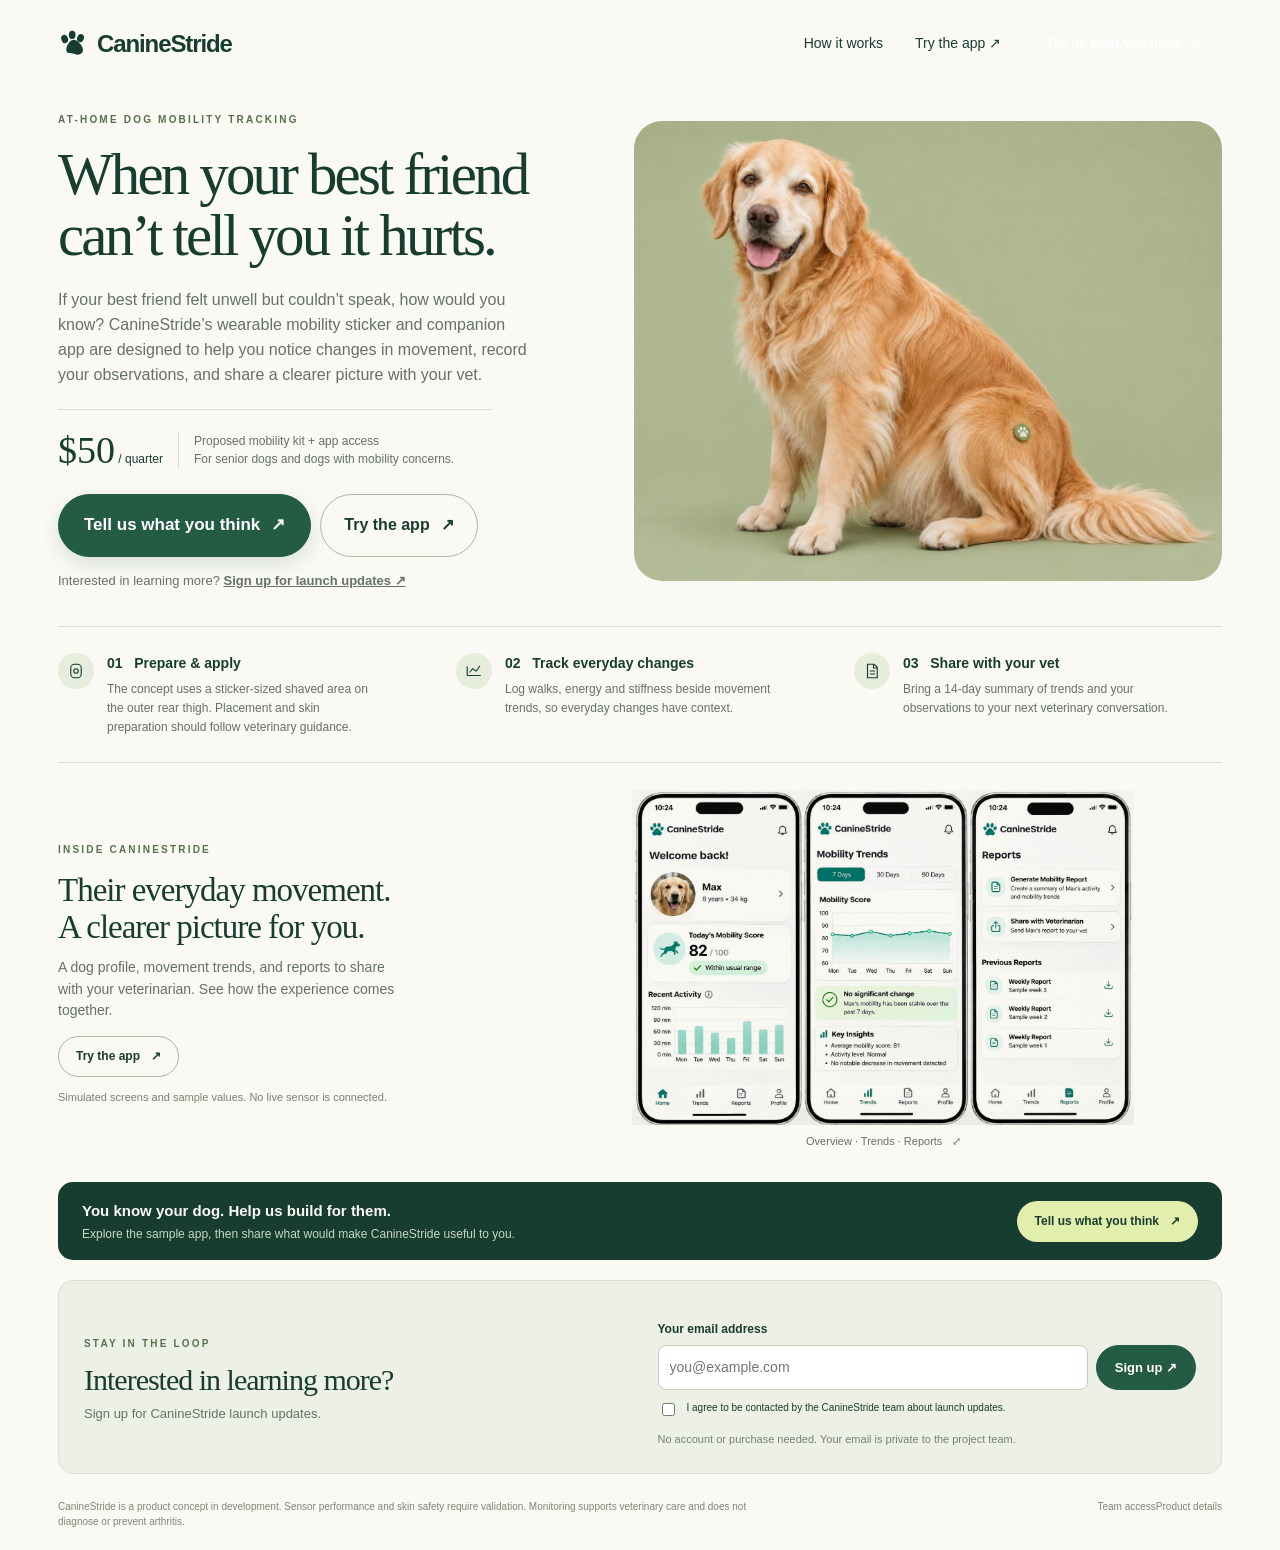
<file: index.html>
<!doctype html><html lang="en"><head><meta charset="utf-8"><meta name="viewport" content="width=device-width,initial-scale=1"><meta name="description" content="Meet CanineStride: a wearable mobility sticker and companion app concept for your dog's movement, observations and veterinary conversations."><title>CanineStride | At-home dog mobility tracking</title><style>
:root{--ink:#173c30;--green:#245b44;--sage:#e6ecdd;--cream:#faf9f4;--muted:#657266;--lime:#e2eeab;--line:#d8dfd2}*{box-sizing:border-box}body{margin:0;color:var(--ink);background:var(--cream);font:16px/1.55 Arial,sans-serif}button,input,select,textarea{font:inherit}button,a{-webkit-tap-highlight-color:transparent}button{cursor:pointer}a{color:inherit}h1,h2,h3,p{margin-top:0}h1{font:500 clamp(46px,5.1vw,74px)/1.05 Georgia,serif;letter-spacing:-2.8px;margin:16px 0 21px}h2{font:500 37px/1.1 Georgia,serif;letter-spacing:-1px}h3{font-size:17px;margin-bottom:6px}p{color:var(--muted)}.shell{max-width:1240px;margin:auto;padding:0 38px}header{height:87px;display:flex;align-items:center;justify-content:space-between;gap:20px}.brand{display:flex;gap:9px;align-items:center;font-weight:800;font-size:24px;letter-spacing:-1.1px;text-decoration:none}.brand svg{width:30px;height:30px}.nav{display:flex;gap:26px;align-items:center}.nav button{border:0;background:transparent;color:var(--ink);font-size:14px}.btn{background:var(--green);color:white;border:1px solid var(--green);border-radius:100px;padding:14px 23px;font-weight:600;display:inline-flex;align-items:center;gap:11px;text-decoration:none;justify-content:center}.btn:hover{background:#183f2f}.btn.light{background:transparent;color:var(--ink);border-color:#a9b8a0}.btn.light:hover{background:#e8eddf}.nav .btn{color:white;font-size:13px;padding:11px 19px}.eyebrow{font-size:10px;letter-spacing:2.2px;text-transform:uppercase;font-weight:700;color:#56724c}.hero{display:grid;grid-template-columns:.95fr 1.05fr;gap:44px;align-items:center;padding:25px 0 35px}.hero-copy>p{font-size:17px;max-width:475px;margin-bottom:22px}.offer{display:flex;align-items:center;gap:15px;border-top:1px solid var(--line);padding-top:18px;max-width:435px;margin:22px 0}.price{font:38px Georgia;white-space:nowrap}.price span{font:12px Arial}.offer p{font-size:12px;line-height:1.5;margin:0;border-left:1px solid var(--line);padding-left:15px}.actions{display:flex;gap:9px;flex-wrap:wrap}.micro{font-size:11px!important;line-height:1.5;margin:12px 0 0!important;color:#788171}.hero-visual{position:relative;min-height:460px;border-radius:28px;background:var(--sage);isolation:isolate}.hero-photo{width:100%;height:460px;object-fit:cover;border-radius:28px;display:block}.photo-label{position:absolute;left:18px;bottom:14px;font-size:9px;color:#4c5d4d;background:#faf9f4dc;padding:4px 8px;border-radius:20px}.wearable-label{position:absolute;left:18px;top:18px;font-size:10px;letter-spacing:1px;background:#fbfbf0e8;padding:9px 12px;border-radius:100px}.dot{width:6px;height:6px;background:#8fbd78;display:inline-block;border-radius:50%;margin-right:5px}.workflow{display:grid;grid-template-columns:repeat(3,1fr);gap:30px;border-top:1px solid var(--line);padding:26px 0}.workflow article{display:flex;gap:13px}.step-icon{background:#e7eddd;flex:0 0 36px;height:36px;border-radius:50%;display:grid;place-items:center}.step-icon svg{width:18px;height:18px}.workflow p{font-size:12px;margin-bottom:0;max-width:275px}.workflow h3{font-size:14px}.bottom{background:var(--ink);color:var(--cream);border-radius:15px;padding:17px 24px;display:flex;align-items:center;justify-content:space-between;gap:20px}.bottom p{font-size:12px;color:#c8d8bf;margin:0}.bottom strong{font-size:15px;display:block;margin-bottom:2px}.bottom button{color:var(--ink);background:var(--lime);border:0;padding:11px 18px;font-size:12px}.bottom button:hover{background:#cbdc91}footer{padding:20px 0;display:flex;justify-content:space-between;gap:20px;font-size:10px;color:#7d8778}footer a{margin-left:14px;text-decoration:none}.footnote{max-width:690px}dialog{border:0;border-radius:22px;padding:0;color:var(--ink);background:var(--cream);max-width:min(92vw,860px);width:860px;max-height:90dvh;box-shadow:0 20px 80px #16372744}dialog::backdrop{background:#142c2390;backdrop-filter:blur(4px)}.dialog-head{padding:23px 28px 15px;border-bottom:1px solid var(--line);display:flex;justify-content:space-between;align-items:flex-start;gap:20px;position:sticky;top:0;background:var(--cream);z-index:3}.dialog-head h2{font-size:29px;margin:0}.dialog-head p{font-size:11px;margin:5px 0 0}.close{border:1px solid #cbd4c3;border-radius:50%;width:32px;height:32px;background:transparent;flex-shrink:0;font-size:20px;color:var(--ink)}.dialog-body{padding:24px 28px}.app-tabs{display:flex;background:#e8edde;border-radius:10px;padding:5px;gap:4px;margin-bottom:20px}.app-tabs button{flex:1;background:transparent;border:0;padding:10px 5px;border-radius:7px;color:var(--muted);font-size:12px}.app-tabs button[aria-selected=true]{background:#fffef9;color:var(--ink);box-shadow:0 1px 5px #173c3014}.demo-grid{display:grid;grid-template-columns:1fr 1fr;gap:18px}.demo-card{background:white;border:1px solid var(--line);border-radius:13px;padding:20px}.demo-card h3{font-size:16px}.demo-card p{font-size:13px}.dog-profile{display:flex;gap:12px;align-items:center}.dog-avatar{width:49px;height:49px;border-radius:50%;background:var(--sage);display:grid;place-items:center;font-size:25px}.demo-card strong{font-size:24px}.chart{width:100%;height:150px}.legend{font-size:10px;color:var(--muted)}.tag{font-size:10px;color:#4a6e40;background:#eaf1df;padding:5px 9px;border-radius:20px;display:inline-block}.sample-notes{padding-left:18px;font-size:13px;color:var(--muted)}.sample-notes li{margin:8px 0}.report-row{display:flex;justify-content:space-between;border-bottom:1px solid var(--line);padding:10px 0;font-size:13px;gap:16px}.report-preview{padding:23px;background:white;border:1px solid var(--line);border-radius:12px}.report-preview h3{font:25px Georgia}.field-pair{display:grid;grid-template-columns:1fr 1fr;gap:15px}label{display:block;font-size:12px;font-weight:600;margin:14px 0 6px}input,select,textarea{width:100%;border:1px solid #c3cfb9;background:white;border-radius:8px;padding:11px;color:var(--ink);font-size:14px}textarea{resize:vertical;min-height:85px}.checkbox{display:flex;gap:9px;font-weight:400;align-items:flex-start}.checkbox input{width:auto;margin-top:3px}.status{font-size:13px;margin-top:15px}.small{font-size:12px;line-height:1.6}.hidden{display:none!important}.modal-price{display:flex;justify-content:space-between;align-items:center;padding:14px;background:var(--sage);border-radius:12px;margin-bottom:12px}.modal-price b{font:27px Georgia}.learn-step{display:grid;grid-template-columns:36px 1fr;gap:15px;margin:15px 0 24px}.learn-step .number{font:26px Georgia;color:#94a77a}.learn-step p{font-size:13px;margin-bottom:0}details{border-top:1px solid var(--line);padding:15px 0;font-size:13px}summary{cursor:pointer;font-weight:600}details p{font-size:12px;margin:12px 0 0}.sample-banner{font-size:11px;background:#eef1e6;padding:11px 14px;border-radius:8px;margin-bottom:17px;color:#62745b}.full{grid-column:1/-1}button:focus-visible,a:focus-visible,input:focus-visible,select:focus-visible,textarea:focus-visible,summary:focus-visible{outline:3px solid #b1bf73;outline-offset:3px}[disabled]{cursor:default;opacity:.65}@media(max-width:850px){.shell{padding:0 24px}.hero{gap:25px}h1{font-size:51px}.hero-visual,.hero-photo{min-height:410px;height:410px}.nav{gap:14px}.nav>button:not(.btn){display:none}.workflow{gap:15px}}@media(max-width:620px){header{height:72px}.brand{font-size:22px}.shell{padding:0 20px}.hero{grid-template-columns:1fr;gap:23px;padding-top:15px}.hero-copy>p{font-size:15px}h1{font-size:49px;letter-spacing:-2px}.hero-visual,.hero-photo{height:325px;min-height:325px}.hero-visual{margin-right:10px}.wearable-label{font-size:9px}.offer{margin:17px 0}.workflow{grid-template-columns:1fr;gap:18px;padding:23px 0}.workflow p{max-width:none}.bottom{padding:19px;align-items:flex-start;flex-direction:column;gap:12px}footer{flex-direction:column;gap:8px}footer a{margin:0 15px 0 0}.demo-grid,.field-pair{grid-template-columns:1fr}.dialog-head{padding:20px}.dialog-body{padding:20px}.app-tabs button{font-size:11px}.modal-price{gap:12px}}@media print{body>*{display:none!important}dialog#demo{display:block!important;position:static;max-width:none;width:100%;max-height:none;box-shadow:none}.dialog-head,.app-tabs,.no-print,[data-panel]:not([data-panel=report]){display:none!important}[data-panel=report]{display:block!important}.dialog-body{padding:0}}
.feedback-primary{font-size:17px;padding:17px 25px;box-shadow:0 7px 18px #245b4426}.hero-copy>p{font-size:16px}.hero h1{font-size:clamp(42px,4.6vw,66px)}.nav .btn{max-width:225px}.checkin-grid{display:grid;grid-template-columns:1fr 1fr;gap:12px}.demo-feedback{display:flex;align-items:center;justify-content:space-between;gap:20px;border-top:1px solid var(--line);padding-top:20px;margin-top:20px}.demo-feedback p{font-size:12px;margin:5px 0 0}.demo-feedback .btn{font-size:12px;white-space:nowrap}@media(max-width:600px){.demo-feedback{align-items:stretch;flex-direction:column}.checkin-grid{grid-template-columns:1fr}}.app-showcase{display:grid;grid-template-columns:.8fr 1.2fr;align-items:center;gap:35px;padding:27px 0 32px;border-top:1px solid var(--line)}.showcase-copy h2{font-size:33px;margin:12px 0}.showcase-copy p{font-size:14px;max-width:340px}.showcase-copy .btn{font-size:12px;padding:10px 17px}.phone-preview{border:0;padding:0;background:transparent;color:var(--muted);text-align:center;width:100%}.phone-preview img{display:block;width:100%;max-height:335px;object-fit:contain;mix-blend-mode:multiply}.phone-preview span{font-size:11px;display:block;margin-top:8px}.screens-large{width:100%;height:auto;display:block}.launch-banner{display:grid;grid-template-columns:1fr 1fr;gap:35px;align-items:center;margin:20px 0 5px;padding:25px;border:1px solid var(--line);border-radius:15px;background:#edf1e5}.launch-banner h2{font-size:30px;margin:8px 0}.launch-banner p{font-size:13px;margin:0}.launch-banner label{font-size:12px}.launch-banner .checkbox{font-size:10px;margin-top:10px}.email-action{display:flex;gap:8px}.email-action input{min-width:0;background:#fff}.email-action .btn{font-size:13px;white-space:nowrap;padding:10px 18px}.launch-banner .status:empty{display:none}@media(max-width:620px){.app-showcase,.launch-banner{grid-template-columns:1fr;gap:20px}.app-showcase{padding:25px 0}.phone-preview img{max-height:310px}.showcase-copy p{max-width:none}.launch-banner{padding:20px}.launch-banner h2{font-size:28px}}.nav a:not(.btn){color:var(--ink);font-size:14px;text-decoration:none}.nav a:not(.btn):hover{text-decoration:underline}</style></head><body><div class="shell"><header><a class="brand" href="./" aria-label="CanineStride home"><svg viewBox="0 0 36 36" aria-hidden="true"><g fill="currentColor"><ellipse cx="8" cy="12" rx="4" ry="5" transform="rotate(-20 8 12)"/><ellipse cx="17" cy="7" rx="4" ry="5"/><ellipse cx="27" cy="11" rx="4" ry="5" transform="rotate(20 27 11)"/><path d="M10 25c0-6 5-12 9-12s11 7 11 12-5 7-10 5-10 1-10-5Z"/></g></svg>CanineStride</a><nav class="nav" aria-label="Main navigation"><button data-open="how">How it works</button><a href="./app/">Try the app <span aria-hidden="true">↗</span></a><button class="btn" data-open="feedback">Tell us what you think <span aria-hidden="true">↗</span></button></nav></header><main><section class="hero" aria-labelledby="hero-title"><div class="hero-copy"><div class="eyebrow">At-home dog mobility tracking</div><h1 id="hero-title">When your best friend<br>can’t tell you it hurts.</h1><p>If your best friend felt unwell but couldn’t speak, how would you know? CanineStride’s wearable mobility sticker and companion app are designed to help you notice changes in movement, record your observations, and share a clearer picture with your vet.</p><div class="offer"><div class="price">$50<span> / quarter</span></div><p>Proposed mobility kit + app access<br>For senior dogs and dogs with mobility concerns.</p></div><div class="actions"><button class="btn feedback-primary" data-open="feedback">Tell us what you think <span aria-hidden="true">↗</span></button><a class="btn light" href="./app/">Try the app <span aria-hidden="true">↗</span></a></div><p style="font-size:13px;margin:14px 0 0">Interested in learning more? <a href="#launch-title" style="font-weight:700">Sign up for launch updates ↗</a></p></div><div class="hero-visual"><img class="hero-photo" src="./caninestride-hero-thigh.webp" alt="Senior golden retriever with a round, paw-print mobility sticker on its outer rear thigh"></div></section><section class="workflow" aria-label="The proposed CanineStride experience"><article><span class="step-icon"><svg viewBox="0 0 24 24" fill="none" stroke="currentColor" stroke-width="1.5"><rect x="5" y="3" width="14" height="18" rx="5"/><circle cx="12" cy="12" r="3"/></svg></span><div><h3>01 &nbsp; Prepare &amp; apply</h3><p>The concept uses a sticker-sized shaved area on the outer rear thigh. Placement and skin preparation should follow veterinary guidance.</p></div></article><article><span class="step-icon"><svg viewBox="0 0 24 24" fill="none" stroke="currentColor" stroke-width="1.5"><path d="M3 18V6M3 18h18M6 14l4-5 5 3 5-7"/></svg></span><div><h3>02 &nbsp; Track everyday changes</h3><p>Log walks, energy and stiffness beside movement trends, so everyday changes have context.</p></div></article><article><span class="step-icon"><svg viewBox="0 0 24 24" fill="none" stroke="currentColor" stroke-width="1.5"><path d="M6 3h9l4 4v14H6ZM14 3v5h5M9 12h7M9 16h7"/></svg></span><div><h3>03 &nbsp; Share with your vet</h3><p>Bring a 14-day summary of trends and your observations to your next veterinary conversation.</p></div></article></section><section class="app-showcase" aria-labelledby="screens-title"><div class="showcase-copy"><span class="eyebrow">Inside CanineStride</span><h2 id="screens-title">Their everyday movement.<br>A clearer picture for you.</h2><p>A dog profile, movement trends, and reports to share with your veterinarian. See how the experience comes together.</p><a class="btn light" href="./app/">Try the app <span aria-hidden="true">↗</span></a><p class="micro">Simulated screens and sample values. No live sensor is connected.</p></div><button class="phone-preview" data-open="screens" aria-label="Enlarge the three simulated app screens"><img src="./app-preview-sample-weeks.webp" alt="Three CanineStride phone previews showing a dog overview, mobility trends and shareable reports" loading="lazy"><span>Overview · Trends · Reports &nbsp; ⤢</span></button></section><aside class="bottom"><div><strong>You know your dog. Help us build for them.</strong><p>Explore the sample app, then share what would make CanineStride useful to you.</p></div><button class="btn" data-open="feedback">Tell us what you think <span aria-hidden="true">↗</span></button></aside><section class="launch-banner" aria-labelledby="launch-title"><div><span class="eyebrow">Stay in the loop</span><h2 id="launch-title">Interested in learning more?</h2><p>Sign up for CanineStride launch updates.</p></div><form id="launch-form"><label for="launch-email">Your email address</label><div class="email-action"><input id="launch-email" type="email" maxlength="254" required autocomplete="email" placeholder="you@example.com"><button class="btn" type="submit">Sign up ↗</button></div><label class="checkbox"><input id="launch-consent" type="checkbox" required>I agree to be contacted by the CanineStride team about launch updates.</label><div style="position:absolute;left:-10000px" aria-hidden="true"><label for="launch-website">Leave blank</label><input id="launch-website" tabindex="-1" autocomplete="off"></div><p class="micro">No account or purchase needed. Your email is private to the project team.</p><div id="launch-status" role="status" aria-live="polite" class="status"></div></form></section></main><footer><span class="footnote">CanineStride is a product concept in development. Sensor performance and skin safety require validation. Monitoring supports veterinary care and does not diagnose or prevent arthritis.</span><span><a href="https://caninestride-mobility-mvp.arnoemavhezha.chatgpt.site/dashboard">Team access</a><button data-open="how" style="border:0;background:none;color:inherit;padding:0;font:inherit">Product details</button></span></footer></div>
<dialog id="screens" aria-labelledby="screens-heading"><div class="dialog-head"><div><h2 id="screens-heading">Explore the app screens.</h2><p>Simulated overview, trends and reports with fictional data.</p></div><button class="close" data-close aria-label="Close phone previews">×</button></div><div class="dialog-body"><img class="screens-large" src="./app-preview-sample-weeks.webp" alt="Enlarged CanineStride overview, trends and reports mockups"><p class="micro">Sample scores illustrate the proposed interface and are not validated clinical measures.</p><button class="btn" data-open="feedback" style="margin-top:16px">Tell us what you think ↗</button></div></dialog>
<dialog id="how" aria-labelledby="how-title"><div class="dialog-head"><h2 id="how-title">Meet your dog’s mobility companion.</h2><button class="close" aria-label="Close product details" data-close>×</button></div><div class="dialog-body"><p class="small">CanineStride is developing a wearable sticker and companion app to bring at-home movement trends and owner observations into one place.</p><div class="learn-step"><span class="number">01</span><div><h3>A discreet wearable</h3><p>The proposed sticker would collect movement information. The concept places the sticker on the outer rear thigh, with the shaved area matching the sticker’s size. Placement, skin preparation, skin response and secure attachment require veterinary guidance and testing.</p></div></div><div class="learn-step"><span class="number">02</span><div><h3>An understandable app</h3><p>A dog profile, movement trends and owner notes help explain the context behind everyday changes. Explore these features in the interactive sample app.</p></div></div><div class="learn-step"><span class="number">03</span><div><h3>A report for your next conversation</h3><p>A proposed 14-day summary brings observations together for discussion with your veterinarian. Veterinary review is not included or guaranteed.</p></div></div><details><summary>What does the $50 quarterly offer include?</summary><p>The proposed offer is a mobility monitoring kit and companion app access, including trends, owner notes and report sharing. Kit contents, replacement policy and monitoring duration are being finalized. There is no checkout or payment on this page.</p></details><details><summary>Is CanineStride available to buy?</summary><p>It is currently in development. This page demonstrates the concept and collects feedback; a working sensor kit is not yet offered for purchase.</p></details><details><summary>Can it diagnose or prevent arthritis?</summary><p>No. Monitoring is intended to support observations and veterinary conversations. Sensor reliability, skin safety and clinical usefulness require validation.</p></details><details><summary>What should I know about attachment?</summary><p>The concept calls for shaving only the area the sticker would cover on the outer rear thigh. Ask your veterinarian about suitable placement and skin preparation. Sticker comfort, skin response, removal and wear duration still need evaluation. The concept image illustrates a possible design rather than a tested fit or proven safety.</p></details></div></dialog>
<dialog id="feedback" aria-labelledby="feedback-title"><div class="dialog-head"><div><h2 id="feedback-title">Help shape the next stride.</h2><p>A few questions about the experience you just explored.</p></div><button class="close" aria-label="Close feedback form" data-close>×</button></div><div class="dialog-body"><div class="modal-price"><div><b>$50 <span style="font:12px Arial">/ quarter</span></b><p style="margin:4px 0 0;font-size:11px">Proposed monitoring kit + app access</p></div><span class="tag">Quarterly kit + app</span></div><p class="micro">Answers are sent to the CanineStride project owner. Anonymous page visits, form starts and completed submissions are counted. Unfinished answers are not saved. Email is only needed if you choose launch updates, and is visible only to the project owner.</p><form id="feedback-form"><div class="field-pair"><div><label for="age">Your dog’s age</label><select id="age" required><option value="">Choose an age range</option><option>Under 4 years</option><option>4–7 years</option><option>8 years or older</option><option>I do not own a dog</option></select></div><div><label for="interest">How useful does CanineStride seem?</label><select id="interest" required><option value="">Choose a response</option><option>Very useful</option><option>Somewhat useful</option><option>Unsure</option><option>Not useful</option></select></div></div><label for="price">Would you consider $50 per quarter?</label><select id="price" required><option value="">Choose a response</option><option>Yes</option><option>Maybe, with more evidence</option><option>No</option></select><label for="quantity">How many kits would you consider ordering at $50 per kit per quarter?</label><select id="quantity" required><option value="">Choose a quantity</option><option value="0">0, not ready to order</option><option value="1">1 kit</option><option value="2">2 kits</option><option value="3">3 kits</option><option value="4">4 kits</option><option value="5">5 kits</option><option value="6">6 kits</option><option value="7">7 kits</option><option value="8">8 kits</option><option value="9">9 kits</option><option value="10">10 kits</option></select><p class="micro">This records interest only. No payment, order or reservation is created.</p><label class="checkbox"><input id="signup" type="checkbox">Sign me up for CanineStride launch updates.</label><div id="email-field" hidden><label for="email">Email for launch updates</label><input id="email" type="email" maxlength="254" autocomplete="email" placeholder="you@example.com"><p class="micro">By signing up, you agree that the team may contact you about the launch.</p></div><label for="comments">What would make this useful or worth the price?</label><textarea id="comments" required maxlength="3000" placeholder="Tell us about comfort, features, veterinary guidance, or evidence you would need…"></textarea><div style="position:absolute;left:-10000px" aria-hidden="true"><label for="website">Leave blank</label><input id="website" tabindex="-1" autocomplete="off"></div><label class="checkbox"><input id="consent" type="checkbox" required>I agree to share these answers with the CanineStride project owner for product research.</label><button class="btn" type="submit" style="margin-top:16px">Submit feedback <span aria-hidden="true">↗</span></button><div id="status" class="status" role="status" aria-live="polite"></div></form></div></dialog>
<script>
let lastTrigger;document.querySelectorAll('[data-open]').forEach(b=>b.addEventListener('click',()=>{lastTrigger=b;document.getElementById(b.dataset.open).showModal()}));document.querySelectorAll('[data-close]').forEach(b=>b.addEventListener('click',()=>b.closest('dialog').close()));document.querySelectorAll('dialog').forEach(d=>{d.addEventListener('close',()=>lastTrigger?.focus());d.addEventListener('click',e=>{if(e.target===d){const r=d.getBoundingClientRect();if(e.clientX<r.left||e.clientX>r.right||e.clientY<r.top||e.clientY>r.bottom)d.close()}})});
if (location.hash === '#feedback') document.getElementById('feedback').showModal();
const form=document.getElementById('feedback-form'),status=document.getElementById('status');function makeId(){const b=new Uint8Array(16);crypto.getRandomValues(b);return Array.from(b,x=>x.toString(16).padStart(2,'0')).join('').replace(/^(.{8})(.{4})(.{4})(.{4})(.{12})$/,'$1-$2-$3-$4-$5')}let responseId;try{responseId=sessionStorage.getItem('cs-session-50');if(!responseId){responseId=makeId();sessionStorage.setItem('cs-session-50',responseId)}}catch{responseId=makeId()}fetch('https://caninestride-mobility-mvp.arnoemavhezha.chatgpt.site/api/visit',{method:'POST',headers:{'Content-Type':'application/json'},body:JSON.stringify({id:responseId})}).catch(()=>{});document.getElementById('signup').addEventListener('change',e=>{document.getElementById('email-field').hidden=!e.target.checked;document.getElementById('email').required=e.target.checked});document.getElementById('price').addEventListener('change',e=>{if(e.target.value==='No')document.getElementById('quantity').value='0'});let startRecorded=false;async function recordStart(){if(startRecorded)return;startRecorded=true;try{const r=await fetch('https://caninestride-mobility-mvp.arnoemavhezha.chatgpt.site/api/start',{method:'POST',headers:{'Content-Type':'application/json'},body:JSON.stringify({id:responseId})});if(!r.ok)startRecorded=false}catch{startRecorded=false}}form.addEventListener('change',recordStart);form.addEventListener('input',recordStart);form.addEventListener('submit',async e=>{e.preventDefault();const b=form.querySelector('button[type=submit]');b.disabled=true;b.textContent='Submitting…';status.textContent='Saving your feedback…';try{const r=await fetch('https://caninestride-mobility-mvp.arnoemavhezha.chatgpt.site/api/feedback50',{method:'POST',headers:{'Content-Type':'application/json'},body:JSON.stringify({id:responseId,age:document.getElementById('age').value,interest:document.getElementById('interest').value,price:document.getElementById('price').value,quantity:Number(document.getElementById('quantity').value),signup:document.getElementById('signup').checked,email:document.getElementById('email').value,comments:document.getElementById('comments').value,consent:document.getElementById('consent').checked,website:document.getElementById('website').value})});const result=await r.json();if(!r.ok||!result.ok)throw Error(result.error||'Please try again.');status.textContent='Thank you! Your feedback has been saved. You do not need to download or send anything.';b.textContent='Feedback submitted ✓';form.querySelectorAll('input,select,textarea').forEach(el=>el.disabled=true)}catch(err){status.textContent=err.message||'Could not save. Please try again.';b.disabled=false;b.textContent='Try submitting again'}});
const launchForm=document.getElementById('launch-form');launchForm.addEventListener('submit',async e=>{e.preventDefault();const button=launchForm.querySelector('button'),message=document.getElementById('launch-status');button.disabled=true;button.textContent='Saving…';message.textContent='';try{const r=await fetch('https://caninestride-mobility-mvp.arnoemavhezha.chatgpt.site/api/signup',{method:'POST',headers:{'Content-Type':'application/json'},body:JSON.stringify({id:responseId,email:document.getElementById('launch-email').value,consent:document.getElementById('launch-consent').checked,website:document.getElementById('launch-website').value})});const b=await r.json();if(!r.ok||!b.ok)throw Error(b.error||'Please try again.');message.textContent='You’re on the list! Thank you for your interest in CanineStride.';button.textContent='Signed up ✓';launchForm.querySelectorAll('input').forEach(x=>x.disabled=true)}catch(err){message.textContent=err.message||'Could not save. Please try again.';button.disabled=false;button.textContent='Try again'}});
</script></body></html>
</file>
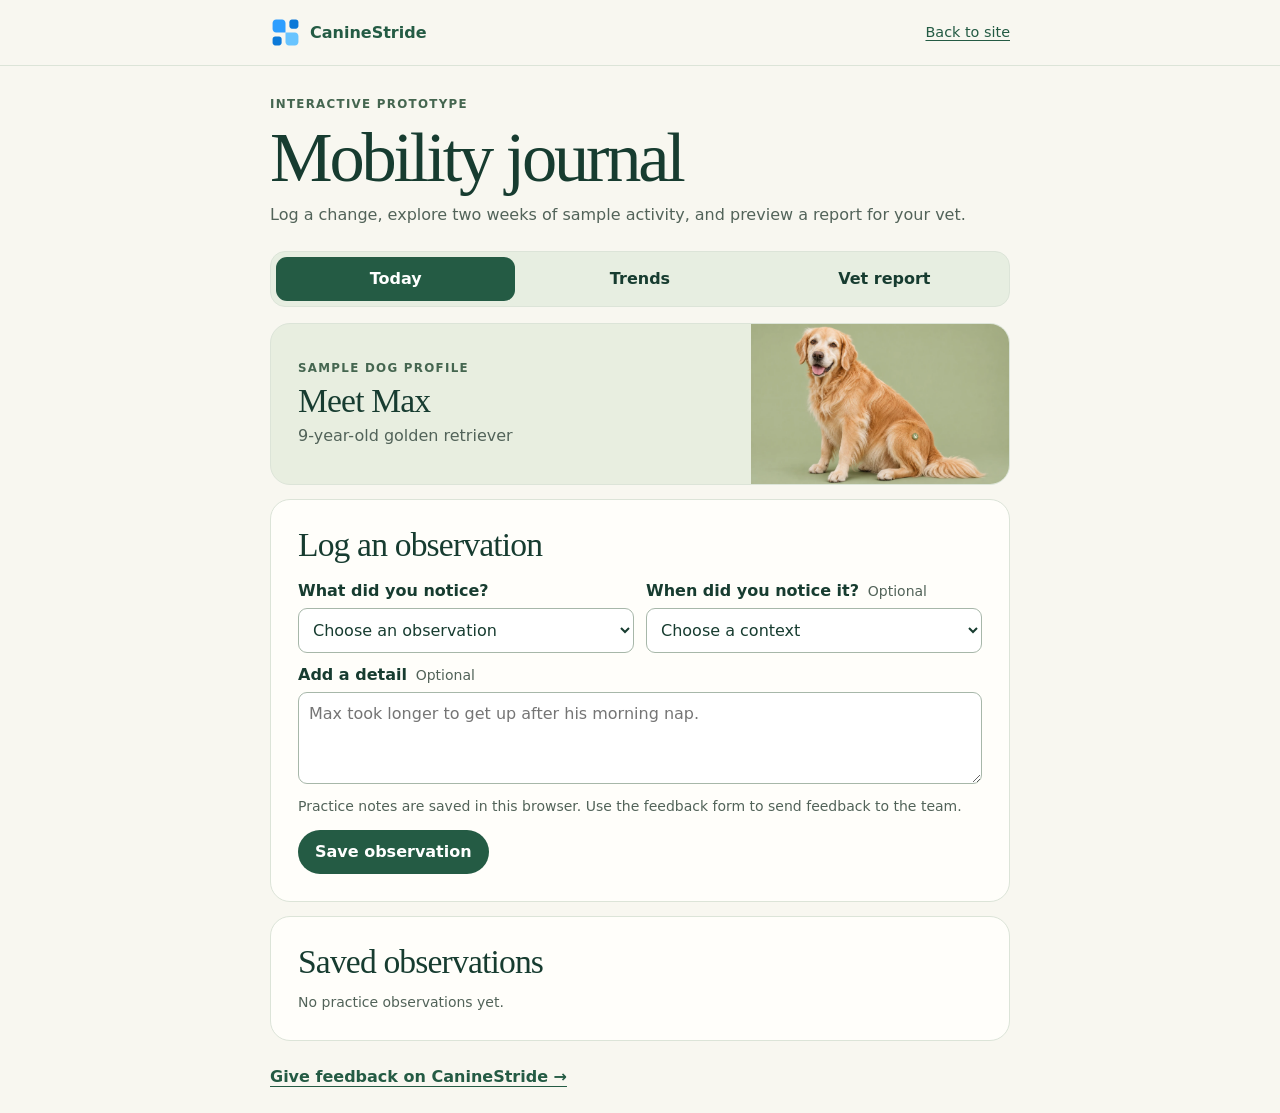
<file: app/index.html>
<!doctype html>
<html lang="en">
<head>
  <meta charset="utf-8">
  <meta name="viewport" content="width=device-width, initial-scale=1">
  <meta name="theme-color" content="#173c30">
  <meta name="description" content="Try the CanineStride mobility journal with a sample dog profile.">
  <title>CanineStride | Mobility journal</title>
  <link rel="icon" href="../favicon.svg">
  <link rel="stylesheet" href="journal.css">
  <script src="journal.js" defer></script>
</head>
<body>
  <header class="site-header">
    <div class="header-inner">
      <a class="brand" href="../"><img src="../favicon.svg" alt="" width="31" height="31">CanineStride</a>
      <a class="back" href="../">Back to site</a>
    </div>
  </header>
  <main>
    <header class="intro">
      <p class="eyebrow">Interactive prototype</p>
      <h1>Mobility journal</h1>
      <p>Log a change, explore two weeks of sample activity, and preview a report for your vet.</p>
    </header>
    <nav class="tabs" role="tablist" aria-label="Mobility journal">
      <button id="today-tab" role="tab" aria-selected="true" aria-controls="today">Today</button>
      <button id="trends-tab" role="tab" aria-selected="false" aria-controls="trends" tabindex="-1">Trends</button>
      <button id="report-tab" role="tab" aria-selected="false" aria-controls="report" tabindex="-1">Vet report</button>
    </nav>

    <section id="today" role="tabpanel" aria-labelledby="today-tab">
      <div class="profile">
        <div>
          <p class="eyebrow">Sample dog profile</p>
          <h2>Meet Max</h2>
          <p>9-year-old golden retriever</p>
        </div>
        <img src="../caninestride-hero-thigh.webp" alt="Max, a senior golden retriever" width="210" height="140">
      </div>
      <section class="card">
        <h2>Log an observation</h2>
        <form id="observation-form">
          <div class="form-grid">
            <div>
              <label for="movement">What did you notice?</label>
              <select id="movement" name="movement" required>
                <option value="">Choose an observation</option>
                <option>Stiffness after rest</option>
                <option>Trouble getting up</option>
                <option>Change in walking</option>
                <option>Moving as usual</option>
                <option>Something else</option>
              </select>
            </div>
            <div>
              <label for="context">When did you notice it? <span>Optional</span></label>
              <select id="context" name="context">
                <option value="">Choose a context</option>
                <option>After resting</option>
                <option>During a walk</option>
                <option>After a walk</option>
                <option>On stairs</option>
                <option>During play</option>
              </select>
            </div>
          </div>
          <label for="note">Add a detail <span>Optional</span></label>
          <textarea id="note" name="note" maxlength="240" rows="3" placeholder="Max took longer to get up after his morning nap."></textarea>
          <p class="hint">Practice notes are saved in this browser. Use the feedback form to send feedback to the team.</p>
          <button class="primary" type="submit">Save observation</button>
          <button class="quiet" type="button" id="view-report" hidden>View in report →</button>
          <p id="save-status" role="status" class="status"></p>
        </form>
      </section>
      <section class="card">
        <h2>Saved observations</h2>
        <ul class="observations" data-observations="edit"></ul>
      </section>
    </section>

    <section id="trends" role="tabpanel" aria-labelledby="trends-tab" hidden>
      <section class="card">
        <p class="eyebrow">14-day sample history</p>
        <h2>Daily active minutes</h2>
        <p class="hint">Simulated readings for Max. No sensor is connected.</p>
        <figure class="trend">
          <div class="chart-grid">
            <div class="axis" aria-hidden="true"><span>60</span><span>30</span><span>0</span></div>
            <ol id="activity-chart" class="bars" aria-label="Sample active minutes for each of 14 days"></ol>
          </div>
          <figcaption class="chart-caption"><span>Week 1</span><span>Week 2</span></figcaption>
        </figure>
        <p id="chart-reading" role="status" class="chart-reading">Select a bar to see that day’s sample reading.</p>
      </section>
      <section class="card">
        <h2>Your practice observations</h2>
        <p class="hint">These observations are shown alongside the sample history.</p>
        <ul class="observations" data-observations></ul>
      </section>
    </section>

    <section id="report" role="tabpanel" aria-labelledby="report-tab" hidden>
      <article class="card report-paper">
        <p class="eyebrow">CanineStride · sample vet report</p>
        <h2>14-day mobility summary</h2>
        <p>Max · 9-year-old golden retriever</p>
        <div class="summary" aria-label="Average daily active minutes, simulated">
          <div><strong id="week-one"></strong><span>Week 1 · min/day</span></div>
          <div><strong id="week-two"></strong><span>Week 2 · min/day</span></div>
        </div>
        <p class="hint">Activity values are simulated. The notes below are practice entries saved in this browser.</p>
        <h3>Owner observations</h3>
        <ul class="observations" data-observations></ul>
        <h3>Questions to discuss with your vet</h3>
        <ul class="questions">
          <li>When did the changes first appear?</li>
          <li>Do they happen after rest, during walks, or in other situations?</li>
        </ul>
      </article>
      <button id="print-report" class="primary print-button" type="button">Print or save report</button>
    </section>

    <footer>
      <a href="../#feedback">Give feedback on CanineStride →</a>
    </footer>
  </main>
</body>
</html>
</file>
<file: app/journal.css>
:root {
  color-scheme: light;
  --ink: #173c30;
  --muted: #526359;
  --paper: #f8f7f0;
  --white: #fffefa;
  --line: #dce4d8;
  --sage: #e7eee1;
  --green: #245b44;
  font: 16px/1.5 system-ui, sans-serif;
}
* { box-sizing: border-box; }
body { margin: 0; color: var(--ink); background: var(--paper); }
[hidden] { display: none !important; }
a { color: var(--green); text-underline-offset: .22em; }
a:focus-visible, button:focus-visible, select:focus-visible, textarea:focus-visible {
  outline: 3px solid #528362;
  outline-offset: 3px;
}
button, select, textarea { font: inherit; }
button { cursor: pointer; }
.site-header { border-bottom: 1px solid var(--line); }
.header-inner, main { width: min(100% - 32px, 740px); margin-inline: auto; }
.header-inner { display: flex; align-items: center; justify-content: space-between; min-height: 65px; }
.brand { display: inline-flex; align-items: center; gap: 9px; text-decoration: none; font-weight: 750; }
.back { font-size: .9rem; }
main { padding-block: 30px 24px; }
.intro { margin-bottom: 24px; }
.eyebrow { margin: 0 0 5px; color: #456650; font-size: .74rem; font-weight: 750; letter-spacing: .11em; text-transform: uppercase; }
h1, h2, h3, p { margin-top: 0; }
h1, h2 { font-family: Georgia, serif; font-weight: 500; line-height: 1.08; }
h1 { font-size: clamp(2.6rem, 7vw, 4.4rem); letter-spacing: -.045em; margin-bottom: 8px; }
h2 { font-size: clamp(1.65rem, 5vw, 2.1rem); margin-bottom: 12px; letter-spacing: -.025em; }
h3 { margin: 22px 0 6px; font-size: 1rem; }
.intro > p:last-child, .profile p:last-child { color: var(--muted); margin-bottom: 0; }
.tabs { display: grid; grid-template-columns: repeat(3, 1fr); gap: 5px; margin-bottom: 16px; padding: 5px; border: 1px solid var(--line); border-radius: 15px; background: var(--sage); }
.tabs button { min-height: 44px; padding: 5px; border: 0; border-radius: 11px; background: transparent; color: var(--ink); font-weight: 650; }
.tabs button[aria-selected="true"] { background: var(--green); color: white; }
.card, .profile { border: 1px solid var(--line); border-radius: 20px; margin-bottom: 14px; overflow: hidden; }
.card { padding: clamp(16px, 4vw, 27px); background: var(--white); }
.profile { display: grid; grid-template-columns: 1fr 35%; align-items: stretch; min-height: 115px; background: #e8eee0; }
.profile > div { padding: 18px clamp(16px, 4vw, 27px); align-self: center; }
.profile h2 { margin-bottom: 5px; }
.profile img { display: block; width: 100%; height: 100%; max-height: 160px; object-fit: cover; object-position: 40% 35%; }
.form-grid { display: grid; grid-template-columns: repeat(2, minmax(0, 1fr)); gap: 12px; }
label { display: block; margin: 4px 0 5px; font-weight: 650; }
label span, .hint { color: var(--muted); font-size: .875rem; font-weight: 400; }
label span { margin-left: .2rem; white-space: nowrap; }
select, textarea { width: 100%; min-height: 45px; border: 1px solid #a7b7a9; border-radius: 9px; padding: 9px 10px; color: var(--ink); background: #fff; }
textarea { resize: vertical; }
.form-grid { margin-bottom: 10px; }
form .hint { margin: 5px 0 13px; }
.primary, .quiet { min-height: 44px; padding: 9px 16px; border: 1px solid transparent; border-radius: 100px; font-weight: 700; }
.primary { color: white; background: var(--green); }
.primary:hover { background: #183f30; }
.quiet { color: var(--green); background: transparent; }
.status { margin: 8px 0 0; color: var(--muted); font-size: .9rem; }
.status:empty { display: none; }
.observations { padding: 0; margin: 0; list-style: none; }
.observations li { overflow-wrap: anywhere; }
.observations li + li { margin-top: 9px; }
.observation { display: flex; justify-content: space-between; align-items: start; gap: 8px; padding: 9px 12px; background: var(--sage); border-radius: 10px; break-inside: avoid; }
.observation time, .observation p { color: var(--muted); font-size: .9rem; margin: 0; }
.observation time { display: block; margin-top: 2px; }
.observation button { min-height: 44px; border: 0; background: transparent; color: var(--green); text-decoration: underline; }
.trend { margin: 18px 0 9px; }
.chart-grid { display: grid; grid-template-columns: 22px minmax(0, 1fr); gap: 8px; }
.axis { display: flex; justify-content: space-between; flex-direction: column; color: var(--muted); font-size: .75rem; }
.bars { display: grid; grid-template-columns: repeat(14, minmax(0, 1fr)); gap: 4px; align-items: end; list-style: none; padding: 0; margin: 0; height: 138px; background: linear-gradient(var(--line) 1px, transparent 1px) 0 0 / 100% 50%; border-bottom: 1px solid var(--line); }
.bars li { display: flex; align-items: end; height: 100%; }
.bars button { width: 100%; min-height: 44px; height: 100%; border: 0; padding: 0; display: flex; align-items: end; background: transparent; }
.bars button span { display: block; width: 100%; background: #6b9274; border-radius: 4px 4px 0 0; pointer-events: none; }
.bars li:nth-child(n+8) button span { background: #467459; }
.bars button[aria-pressed="true"] span { background: var(--ink) !important; }
.chart-caption { margin: 4px 0 0 30px; display: grid; grid-template-columns: 1fr 1fr; text-align: center; color: var(--muted); font-size: .8rem; }
.chart-reading { margin: 0; font-size: .9rem; }
.summary { display: grid; grid-template-columns: 1fr 1fr; gap: 8px; margin: 12px 0; }
.summary > div { padding: 10px; border-radius: 10px; background: var(--sage); }
.summary strong, .summary span { display: block; }
.summary strong { font: 1.75rem Georgia, serif; }
.summary span { font-size: .82rem; }
.questions { margin: 0; padding-left: 21px; }
footer { margin-top: 24px; font-weight: 650; }
@media (max-width: 520px) { .form-grid { grid-template-columns: 1fr; gap: 7px; } }
@media print {
  body, .report-paper { color: #222; background: white; }
  body > header, main > .intro, main > nav, main > footer, .print-button { display: none; }
  main { width: 100%; padding: 0; }
  .report-paper { border: 0; padding: 0; }
  .summary > div, .observation { border: 1px solid #ccc; }
}
</file>
